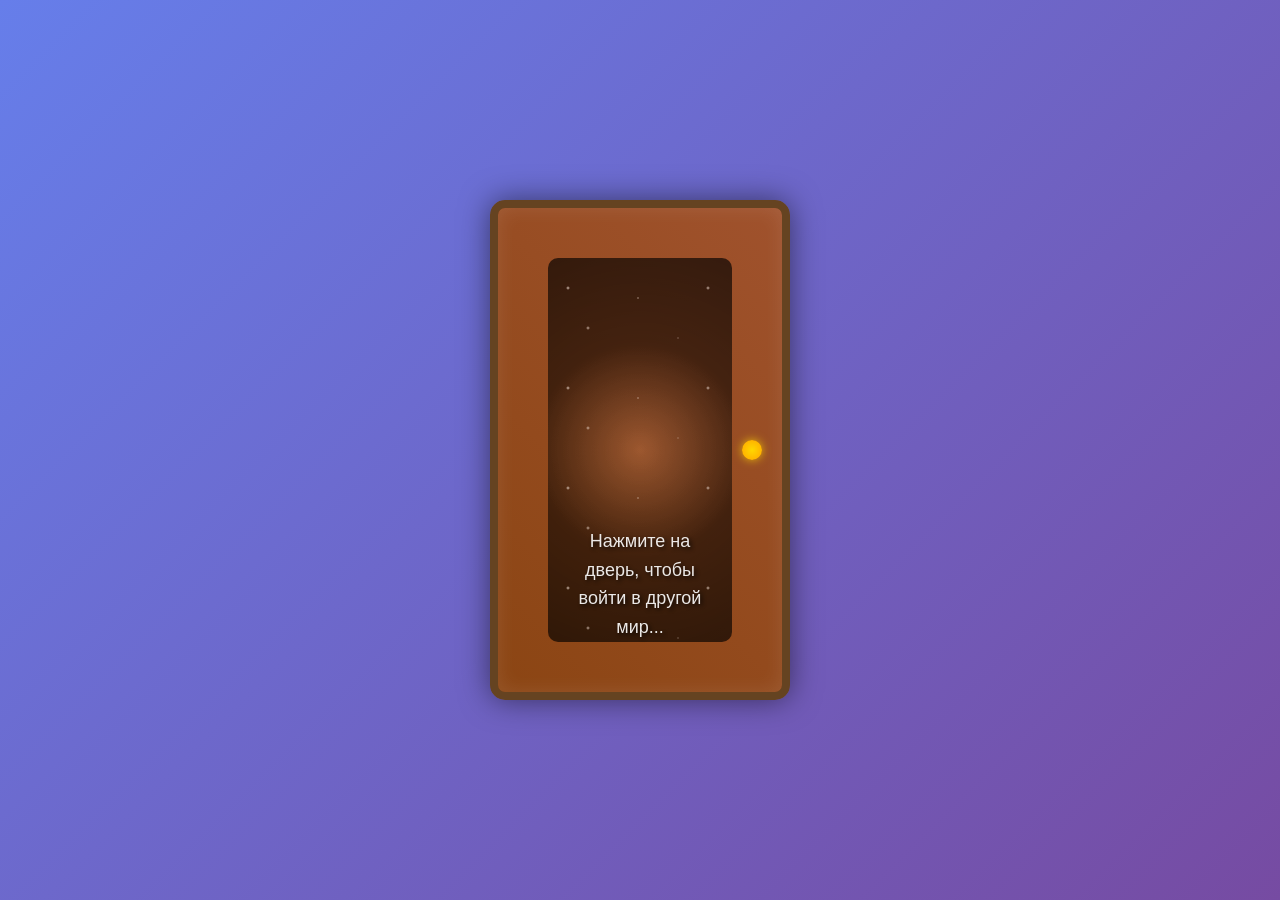
<file: index.html>
<!DOCTYPE html>
<html lang="ru">
<head>
    <meta charset="UTF-8">
    <meta name="viewport" content="width=device-width, initial-scale=1.0">
    <title>Magic Door - Виртуальная дверь</title>
    <link rel="icon" href="data:image/svg+xml,<svg xmlns=%22http://www.w3.org/2000/svg%22 viewBox=%220 0 100 100%22><text y=%22.9em%22 font-size=%2290%22>🚪</text></svg>">
    <link rel="stylesheet" href="style.css">
</head>
<body>
    <div class="container">
        <header>
            <h1>Добро пожаловать!</h1>
        </header>
        
        <main>
            <section class="content">
                <p>Это базовый HTML файл с подключенными CSS и JavaScript.</p>
                <button id="myButton" class="btn">Нажми меня</button>
                <div id="output" class="output"></div>
            </section>
        </main>
        
        <footer>
            <p>&copy; 2024 Мой проект</p>
        </footer>
    </div>
    
    <script src="script.js"></script>
</body>
</html>
</file>
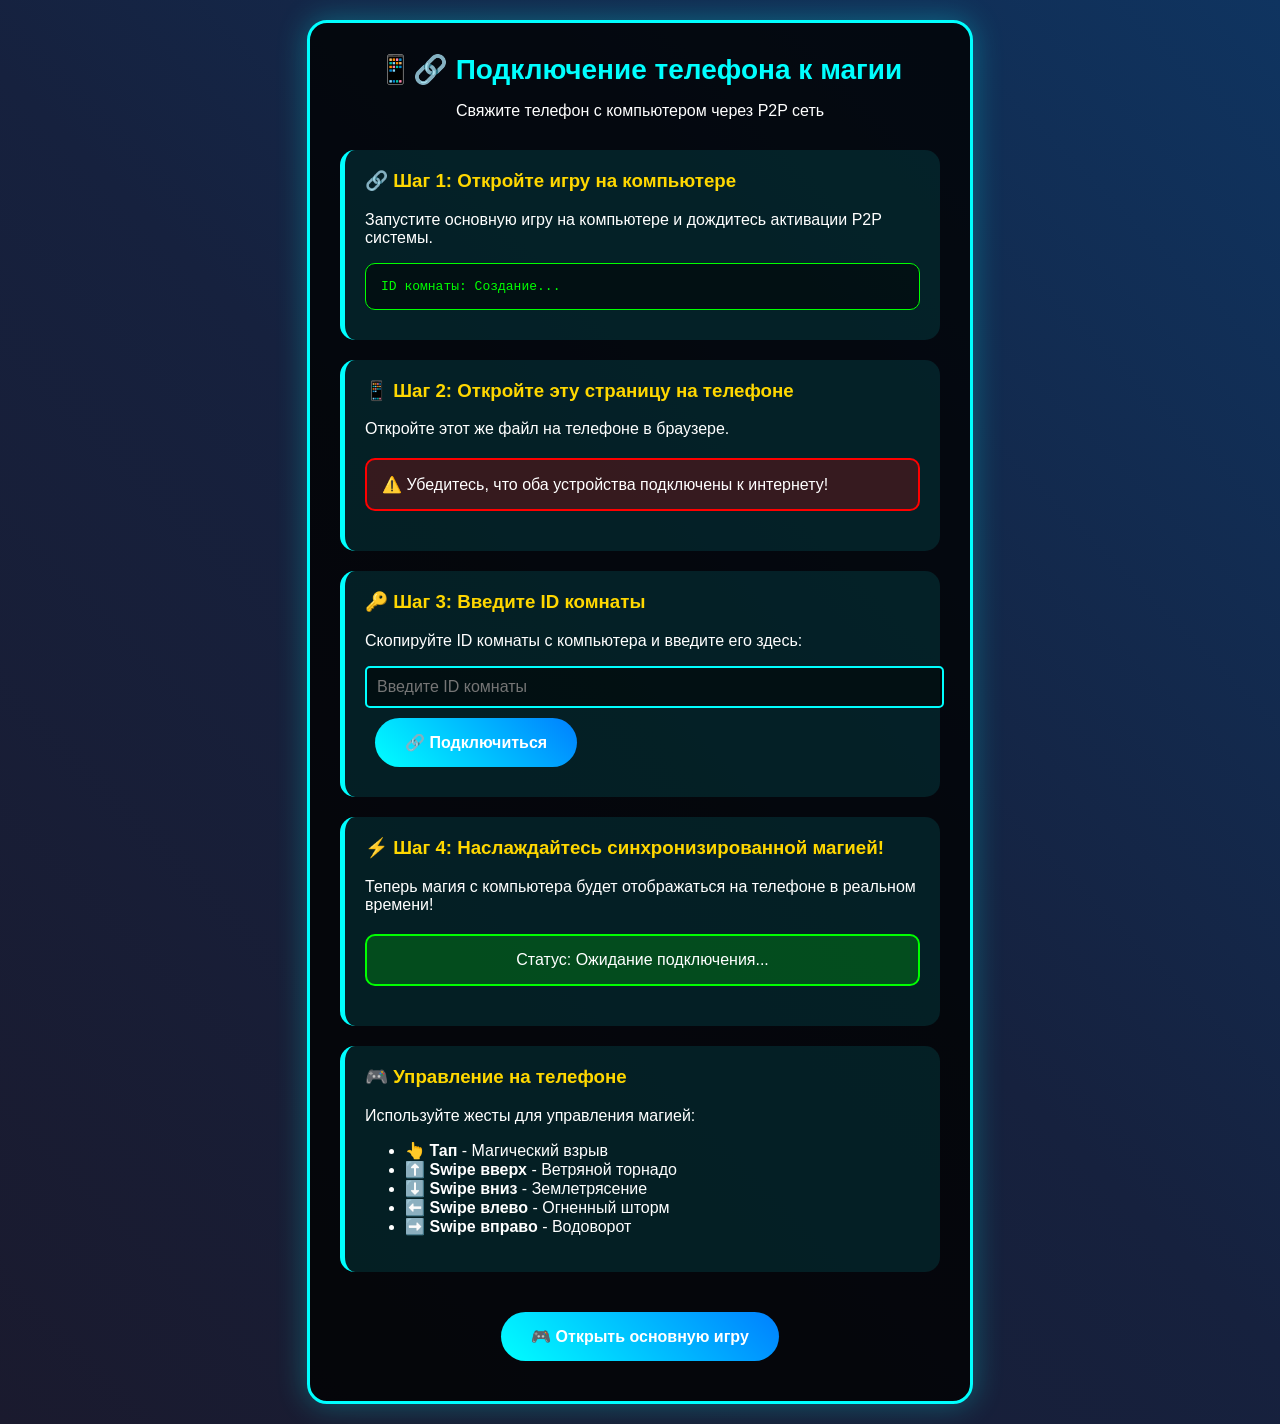
<file: phone-connection.html>
<!DOCTYPE html>
<html lang="ru">
<head>
    <meta charset="UTF-8">
    <meta name="viewport" content="width=device-width, initial-scale=1.0">
    <title>📱 Подключение телефона к магии</title>
    <style>
        body {
            font-family: Arial, sans-serif;
            background: linear-gradient(45deg, #1a1a2e, #16213e, #0f3460);
            color: white;
            margin: 0;
            padding: 20px;
            min-height: 100vh;
        }
        .container {
            max-width: 600px;
            margin: 0 auto;
            background: rgba(0, 0, 0, 0.8);
            padding: 30px;
            border-radius: 20px;
            border: 3px solid #00FFFF;
            box-shadow: 0 0 30px rgba(0, 255, 255, 0.3);
        }
        .header {
            text-align: center;
            margin-bottom: 30px;
        }
        .header h1 {
            color: #00FFFF;
            font-size: 28px;
            margin: 0;
        }
        .step {
            background: rgba(0, 255, 255, 0.1);
            padding: 20px;
            margin: 20px 0;
            border-radius: 15px;
            border-left: 5px solid #00FFFF;
        }
        .step h3 {
            color: #FFD700;
            margin-top: 0;
        }
        .code {
            background: rgba(0, 0, 0, 0.5);
            padding: 15px;
            border-radius: 10px;
            font-family: monospace;
            color: #00FF00;
            margin: 10px 0;
            border: 1px solid #00FF00;
        }
        .button {
            background: linear-gradient(45deg, #00FFFF, #0080FF);
            color: white;
            padding: 15px 30px;
            border: none;
            border-radius: 25px;
            font-size: 16px;
            font-weight: bold;
            cursor: pointer;
            margin: 10px;
            text-decoration: none;
            display: inline-block;
            transition: transform 0.3s;
        }
        .button:hover {
            transform: scale(1.05);
        }
        .status {
            background: rgba(0, 255, 0, 0.2);
            padding: 15px;
            border-radius: 10px;
            border: 2px solid #00FF00;
            margin: 20px 0;
            text-align: center;
        }
        .warning {
            background: rgba(255, 0, 0, 0.2);
            padding: 15px;
            border-radius: 10px;
            border: 2px solid #FF0000;
            margin: 20px 0;
        }
    </style>
</head>
<body>
    <div class="container">
        <div class="header">
            <h1>📱🔗 Подключение телефона к магии</h1>
            <p>Свяжите телефон с компьютером через P2P сеть</p>
        </div>

        <div class="step">
            <h3>🔗 Шаг 1: Откройте игру на компьютере</h3>
            <p>Запустите основную игру на компьютере и дождитесь активации P2P системы.</p>
            <div class="code" id="roomId">ID комнаты: Создание...</div>
        </div>

        <div class="step">
            <h3>📱 Шаг 2: Откройте эту страницу на телефоне</h3>
            <p>Откройте этот же файл на телефоне в браузере.</p>
            <div class="warning">
                ⚠️ Убедитесь, что оба устройства подключены к интернету!
            </div>
        </div>

        <div class="step">
            <h3>🔑 Шаг 3: Введите ID комнаты</h3>
            <p>Скопируйте ID комнаты с компьютера и введите его здесь:</p>
            <input type="text" id="roomIdInput" placeholder="Введите ID комнаты" style="width: 100%; padding: 10px; border-radius: 5px; border: 2px solid #00FFFF; background: rgba(0,0,0,0.5); color: white; font-size: 16px;">
            <button class="button" onclick="connectToRoom()">🔗 Подключиться</button>
        </div>

        <div class="step">
            <h3>⚡ Шаг 4: Наслаждайтесь синхронизированной магией!</h3>
            <p>Теперь магия с компьютера будет отображаться на телефоне в реальном времени!</p>
            <div class="status" id="connectionStatus">
                Статус: Ожидание подключения...
            </div>
        </div>

        <div class="step">
            <h3>🎮 Управление на телефоне</h3>
            <p>Используйте жесты для управления магией:</p>
            <ul>
                <li>👆 <strong>Тап</strong> - Магический взрыв</li>
                <li>⬆️ <strong>Swipe вверх</strong> - Ветряной торнадо</li>
                <li>⬇️ <strong>Swipe вниз</strong> - Землетрясение</li>
                <li>⬅️ <strong>Swipe влево</strong> - Огненный шторм</li>
                <li>➡️ <strong>Swipe вправо</strong> - Водоворот</li>
            </ul>
        </div>

        <div style="text-align: center; margin-top: 30px;">
            <a href="index.html" class="button">🎮 Открыть основную игру</a>
        </div>
    </div>

    <script>
        // Режим ручного сигналинга: эта страница только информирует пользователя
        function connectToRoom() {
            const status = document.getElementById('connectionStatus');
            status.innerHTML = 'Статус: Откройте основную игру и используйте оффер/ответ.';
            status.style.background = 'rgba(255, 255, 0, 0.2)';
            status.style.borderColor = '#FFFF00';
        }

        // Показ уведомления о получении магии
        function showMagicNotification(effectName) {
            const notification = document.createElement('div');
            notification.style.cssText = `
                position: fixed;
                top: 20px;
                left: 50%;
                transform: translateX(-50%);
                background: linear-gradient(45deg, #00FFFF, #0080FF);
                color: white;
                padding: 20px 30px;
                border-radius: 20px;
                font-family: Arial, sans-serif;
                font-size: 16px;
                font-weight: bold;
                text-align: center;
                z-index: 10001;
                border: 3px solid #FFFFFF;
                box-shadow: 0 0 40px rgba(0, 255, 255, 0.7);
                animation: magicNotification 4s ease-out forwards;
            `;

            notification.innerHTML = `
                <div style="display: flex; align-items: center; gap: 10px; margin-bottom: 10px;">
                    <span style="font-size: 24px;">📱</span>
                    <span>МАГИЯ ПОЛУЧЕНА С КОМПЬЮТЕРА!</span>
                    <span style="font-size: 24px;">📱</span>
                </div>
                <div style="font-size: 18px; color: #FFD700;">
                    ${effectName}
                </div>
                <div style="font-size: 12px; margin-top: 10px; opacity: 0.9;">
                    P2P соединение активно
                </div>
            `;

            // Добавляем CSS анимацию
            if (!document.getElementById('magicNotificationAnimation')) {
                const style = document.createElement('style');
                style.id = 'magicNotificationAnimation';
                style.textContent = `
                    @keyframes magicNotification {
                        0% { 
                            opacity: 0; 
                            transform: translateX(-50%) translateY(-30px) scale(0.8);
                        }
                        20% { 
                            opacity: 1; 
                            transform: translateX(-50%) translateY(0px) scale(1.05);
                        }
                        80% { 
                            opacity: 1; 
                            transform: translateX(-50%) translateY(0px) scale(1);
                        }
                        100% { 
                            opacity: 0; 
                            transform: translateX(-50%) translateY(-20px) scale(0.9);
                        }
                    }
                `;
                document.head.appendChild(style);
            }

            document.body.appendChild(notification);

            setTimeout(() => {
                if (notification.parentNode) {
                    notification.parentNode.removeChild(notification);
                }
            }, 4000);
        }

        // Убрана симуляция автообновления ID комнаты
    </script>
</body>
</html>
</file>
<file: style.css>
/* Сброс стилей */
* {
    margin: 0;
    padding: 0;
    box-sizing: border-box;
}

body {
    font-family: 'Arial', sans-serif;
    line-height: 1.6;
    color: #333;
    background: linear-gradient(135deg, #667eea 0%, #764ba2 100%);
    min-height: 100vh;
}

.container {
    max-width: 1200px;
    margin: 0 auto;
    padding: 20px;
    min-height: 100vh;
    display: flex;
    flex-direction: column;
}

header {
    text-align: center;
    margin-bottom: 40px;
    padding: 20px;
    background: rgba(255, 255, 255, 0.1);
    border-radius: 15px;
    backdrop-filter: blur(10px);
    box-shadow: 0 8px 32px rgba(0, 0, 0, 0.1);
}

header h1 {
    color: white;
    font-size: 2.5rem;
    font-weight: 300;
    text-shadow: 2px 2px 4px rgba(0, 0, 0, 0.3);
}

main {
    flex: 1;
    display: flex;
    justify-content: center;
    align-items: center;
}

.content {
    background: rgba(255, 255, 255, 0.95);
    padding: 40px;
    border-radius: 20px;
    box-shadow: 0 15px 35px rgba(0, 0, 0, 0.1);
    text-align: center;
    max-width: 500px;
    width: 100%;
}

.content p {
    font-size: 1.2rem;
    margin-bottom: 30px;
    color: #555;
}

.btn {
    background: linear-gradient(45deg, #667eea, #764ba2);
    color: white;
    border: none;
    padding: 15px 30px;
    font-size: 1.1rem;
    border-radius: 50px;
    cursor: pointer;
    transition: all 0.3s ease;
    box-shadow: 0 4px 15px rgba(102, 126, 234, 0.4);
    margin-bottom: 20px;
}

.btn:hover {
    transform: translateY(-2px);
    box-shadow: 0 6px 20px rgba(102, 126, 234, 0.6);
}

.btn:active {
    transform: translateY(0);
}

.output {
    background: #f8f9fa;
    border: 2px dashed #dee2e6;
    border-radius: 10px;
    padding: 20px;
    margin-top: 20px;
    min-height: 60px;
    display: flex;
    align-items: center;
    justify-content: center;
    font-size: 1.1rem;
    color: #6c757d;
    transition: all 0.3s ease;
}

.output.active {
    background: #d4edda;
    border-color: #c3e6cb;
    color: #155724;
}

footer {
    text-align: center;
    margin-top: 40px;
    padding: 20px;
    color: rgba(255, 255, 255, 0.8);
    font-size: 0.9rem;
}

/* Адаптивность */
@media (max-width: 768px) {
    .container {
        padding: 10px;
    }
    
    header h1 {
        font-size: 2rem;
    }
    
    .content {
        padding: 30px 20px;
    }
    
    .btn {
        padding: 12px 25px;
        font-size: 1rem;
    }
}
</file>
